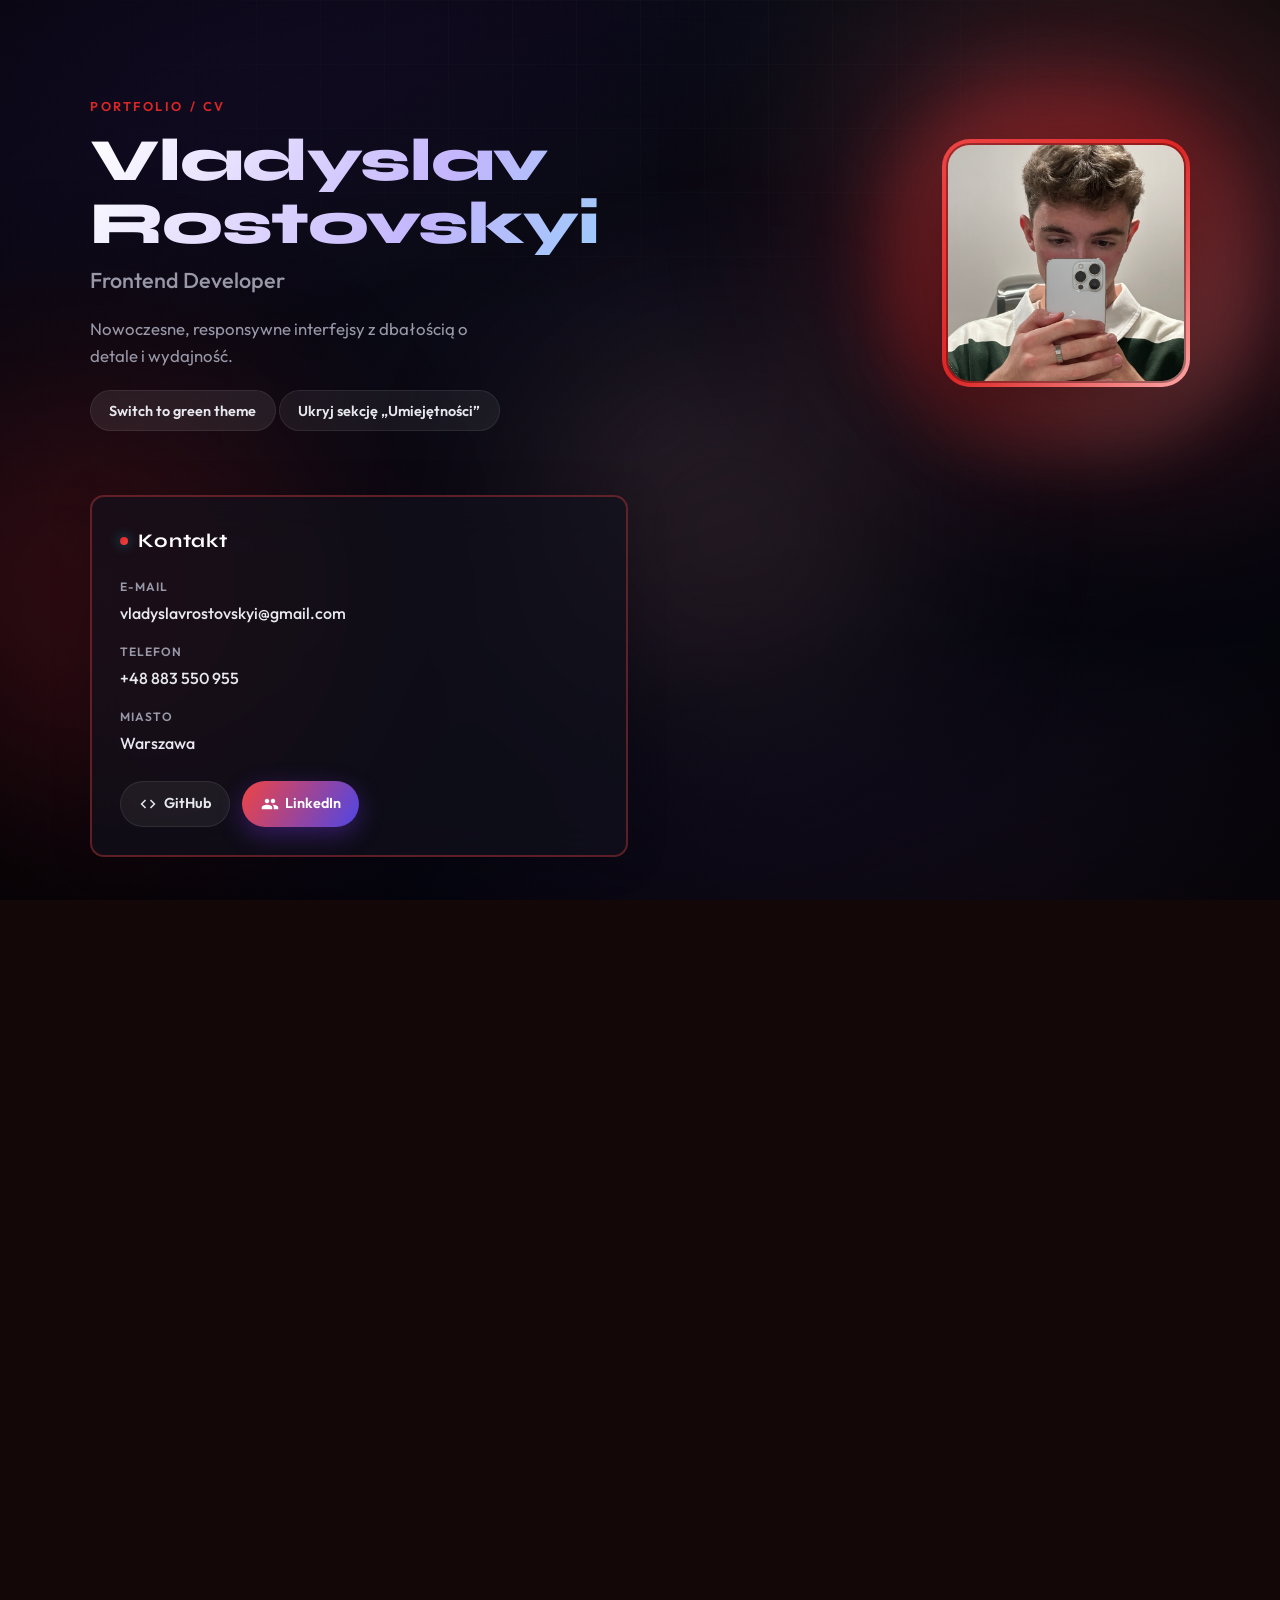
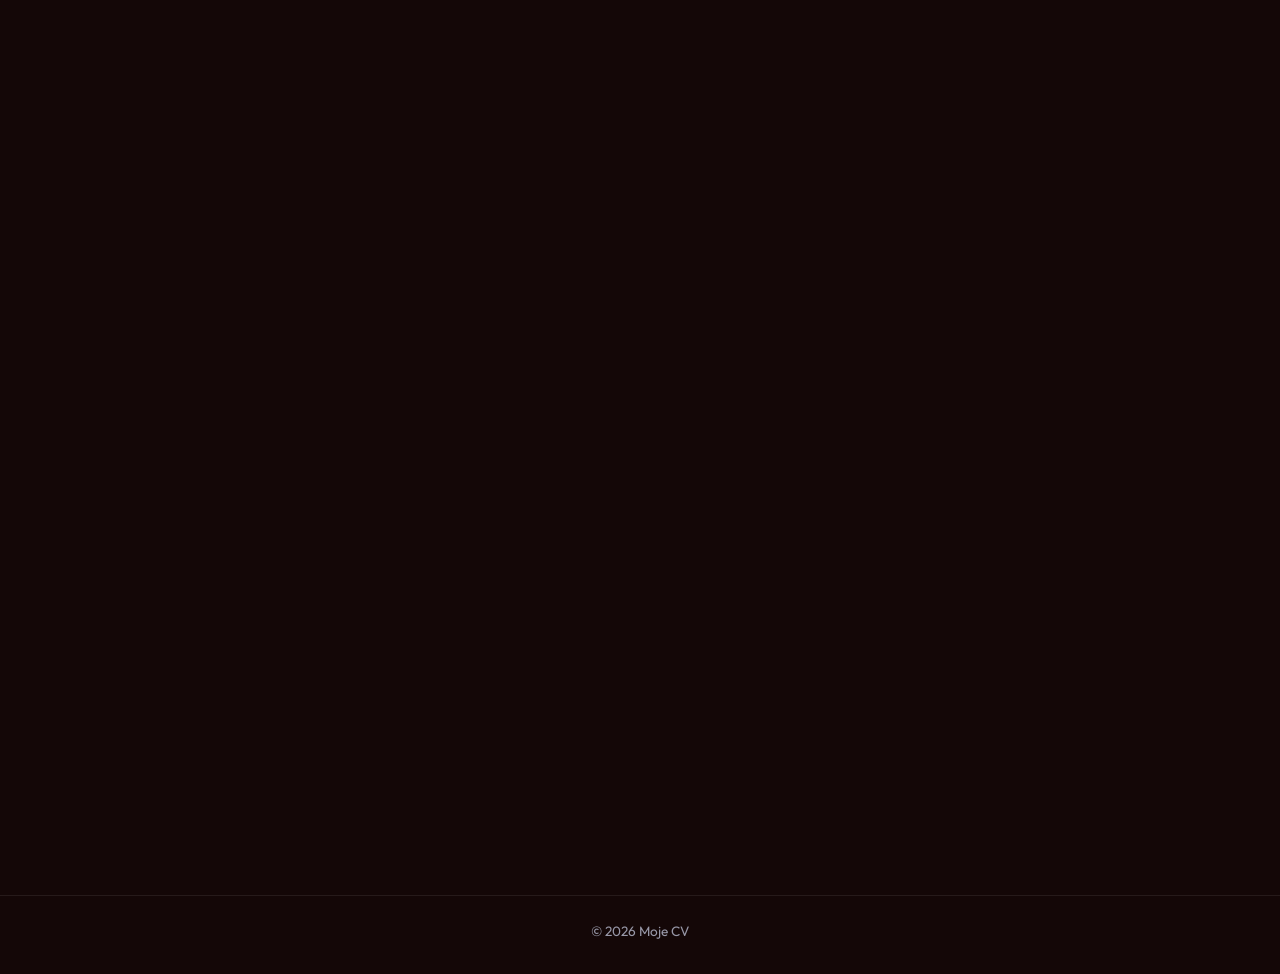
<file: zad2_css/index.html>
<!DOCTYPE html>
<html lang="pl">
<head>
    <meta charset="UTF-8">
    <meta name="viewport" content="width=device-width, initial-scale=1.0">
    <title>Moje CV</title>
    <link rel="preconnect" href="https://fonts.googleapis.com">
    <link rel="preconnect" href="https://fonts.gstatic.com" crossorigin>
    <link href="https://fonts.googleapis.com/css2?family=Outfit:wght@300;400;500;600;700&family=Syne:wght@500;600;700;800&display=swap" rel="stylesheet">
    <link href="https://fonts.googleapis.com/icon?family=Material+Icons" rel="stylesheet">
    <link rel="stylesheet" href="red.css">
</head>
<body>
    <div class="bg-scene" aria-hidden="true">
        <div class="bg-mesh"></div>
        <div class="bg-glow bg-glow--1"></div>
        <div class="bg-glow bg-glow--2"></div>
        <div class="bg-glow bg-glow--3"></div>
        <div class="bg-grid"></div>
        <div class="bg-beam"></div>
        <div class="bg-vignette"></div>
        <div class="bg-noise"></div>
    </div>

    <header class="hero">
        <div class="container hero__inner">
            <div class="hero__text">
                <p class="hero__eyebrow">Portfolio / CV</p>
                <h1 class="hero__title">Vladyslav Rostovskyi</h1>
                <p class="hero__role">Frontend Developer</p>
                <p class="hero__tagline">Nowoczesne, responsywne interfejsy z dbałością o detale i wydajność.</p>
                <button type="button" class="btn btn--theme-toggle" id="themeToggleBtn">Switch to green theme</button>
                <button
                    type="button"
                    class="btn btn--ghost"
                    id="skillsToggleBtn"
                    aria-controls="skillsSection"
                    aria-expanded="true"
                >
                    Ukryj sekcję „Umiejętności”
                </button>
            </div>
            <div class="hero__visual">
                <div class="hero__frame">
                    <img src="deko.jpg" alt="Moje zdjęcie" class="profile-img" width="280" height="280">
                </div>
            </div>
        </div>
    </header>

    <main>
        <div class="container main-grid">
            <section class="card card--contact reveal" id="kontakt">
                <h2 class="section-title"><span class="section-title__icon" aria-hidden="true"></span>Kontakt</h2>
                <ul class="contact-list">
                    <li>
                        <span class="contact-list__label">E-mail</span>
                        <a href="mailto:vladyslavrostovskyi@gmail.com">vladyslavrostovskyi@gmail.com</a>
                    </li>
                    <li>
                        <span class="contact-list__label">Telefon</span>
                        <a href="tel:+48883550955">+48 883 550 955</a>
                    </li>
                    <li>
                        <span class="contact-list__label">Miasto</span>
                        <span>Warszawa</span>
                    </li>
                </ul>
                <div class="social-links">
                    <a href="https://github.com/rostovskiii" target="_blank" rel="noopener noreferrer" class="btn btn--ghost">
                        <i class="material-icons" aria-hidden="true">code</i> GitHub
                    </a>
                    <a href="https://www.linkedin.com/in/vladyslav-rostovskyi-2a80523b9/" target="_blank" rel="noopener noreferrer" class="btn btn--primary">
                        <i class="material-icons" aria-hidden="true">people</i> LinkedIn
                    </a>
                </div>
            </section>

            <section class="card card--wide reveal" id="formularz">
                <h2 class="section-title"><span class="section-title__icon" aria-hidden="true"></span>Formularz kontaktowy</h2>

                <form class="form" id="contactForm" novalidate>
                    <div class="form__grid">
                        <div class="form-field">
                            <label class="form-label" for="firstName">Imię <span aria-hidden="true">*</span></label>
                            <input class="form-input" type="text" id="firstName" name="firstName" autocomplete="given-name" required aria-describedby="error-firstName">
                            <p class="form-error" id="error-firstName" role="status" aria-live="polite"></p>
                        </div>

                        <div class="form-field">
                            <label class="form-label" for="lastName">Nazwisko <span aria-hidden="true">*</span></label>
                            <input class="form-input" type="text" id="lastName" name="lastName" autocomplete="family-name" required aria-describedby="error-lastName">
                            <p class="form-error" id="error-lastName" role="status" aria-live="polite"></p>
                        </div>

                        <div class="form-field form-field--full">
                            <label class="form-label" for="email">E-mail <span aria-hidden="true">*</span></label>
                            <input class="form-input" type="email" id="email" name="email" autocomplete="email" required aria-describedby="error-email">
                            <p class="form-error" id="error-email" role="status" aria-live="polite"></p>
                        </div>

                        <div class="form-field form-field--full">
                            <label class="form-label" for="message">Wiadomość <span aria-hidden="true">*</span></label>
                            <textarea class="form-input form-textarea" id="message" name="message" rows="5" required aria-describedby="error-message"></textarea>
                            <p class="form-error" id="error-message" role="status" aria-live="polite"></p>
                        </div>
                    </div>

                    <div class="form-summary" id="formSummary" role="alert" aria-live="polite" hidden></div>

                    <div class="form-actions">
                        <button class="btn btn--primary" type="submit">
                            <i class="material-icons" aria-hidden="true">send</i> Wyślij
                        </button>
                        <button class="btn btn--ghost" type="reset" id="formResetBtn">
                            <i class="material-icons" aria-hidden="true">refresh</i> Wyczyść
                        </button>
                    </div>
                </form>
            </section>

            <section class="card reveal">
                <h2 class="section-title"><span class="section-title__icon" aria-hidden="true"></span>O mnie</h2>
                <p class="lead">Jestem pasjonatem programowania z doświadczeniem w tworzeniu nowoczesnych i responsywnych stron internetowych.</p>
            </section>

            <section class="card reveal" id="skillsSection">
                <h2 class="section-title"><span class="section-title__icon" aria-hidden="true"></span>Umiejętności</h2>
                <ul class="skill-tags">
                    <li>
                        <a href="https://pl.wikipedia.org/wiki/HTML5" target="_blank" rel="noopener noreferrer">HTML5</a>
                    </li>
                    <li>
                        <a href="https://pl.wikipedia.org/wiki/Kaskadowe_arkusze_styl%C3%B3w" target="_blank" rel="noopener noreferrer">CSS3</a>
                    </li>
                    <li>
                        <a href="https://pl.wikipedia.org/wiki/JavaScript" target="_blank" rel="noopener noreferrer">JavaScript</a>
                    </li>
                    <li>
                        <a href="https://pl.wikipedia.org/wiki/React.js" target="_blank" rel="noopener noreferrer">React</a>
                    </li>
                    <li>
                        <a href="https://pl.wikipedia.org/wiki/Node.js" target="_blank" rel="noopener noreferrer">Node.js</a>
                    </li>
                </ul>
            </section>

            <section class="card card--wide reveal">
                <h2 class="section-title"><span class="section-title__icon" aria-hidden="true"></span>Doświadczenie</h2>
                <ol class="timeline">
                    <li class="timeline__item">
                        <span class="timeline__dot" aria-hidden="true"></span>
                        <div class="timeline__body">
                            <h3>Frontend Developer — projekty freelance / B2B</h3>
                            <p>2023 — obecnie · Tworzenie responsywnych stron i landingów (HTML, CSS, JavaScript, React), wdrażanie formularzy kontaktowych, dopracowanie UI pod Figmę oraz podstawowa optymalizacja wydajności i SEO technicznego.</p>
                        </div>
                    </li>
                    <li class="timeline__item">
                        <span class="timeline__dot" aria-hidden="true"></span>
                        <div class="timeline__body">
                            <h3>Stażysta Frontend — agencja interaktywna, Warszawa</h3>
                            <p>2022 · Wsparcie zespołu przy wdrożeniach szablonów, poprawki stylów i komponentów w JavaScript, testy wyświetlania na różnych urządzeniach oraz pierwsze zadania przy prostych widokach w React.</p>
                        </div>
                    </li>
                </ol>
            </section>

            <section class="card reveal">
                <h2 class="section-title"><span class="section-title__icon" aria-hidden="true"></span>Edukacja</h2>
                <p>Ukończyłem Vistula University na kierunku IT.</p>
            </section>

            <section class="card card--wide reveal">
                <h2 class="section-title"><span class="section-title__icon" aria-hidden="true"></span>Projekty</h2>
                <div class="project-grid">
                    <article class="project-card">
                        <h3>Panel analityczny — React</h3>
                        <p>Dashboard z wykresami (np. sprzedaż / statystyki), filtrowaniem zakresu dat i tabelą podsumowań. Stan w React Hooks, responsywny layout i czytelna nawigacja między widokami.</p>
                    </article>
                    <article class="project-card">
                        <h3>REST API + klient webowy — Node.js</h3>
                        <p>Serwer w Express z endpointami CRUD, walidacją danych i prostą autoryzacją (JWT). Frontend łączy się z API i umożliwia przeglądanie oraz edycję rekordów w jednej aplikacji.</p>
                    </article>
                </div>
            </section>
        </div>
    </main>

    <footer class="site-footer">
        <div class="container">
            <p>© 2026 Moje CV</p>
        </div>
    </footer>
    <script src="script.js"></script>
</body>
</html>
</file>
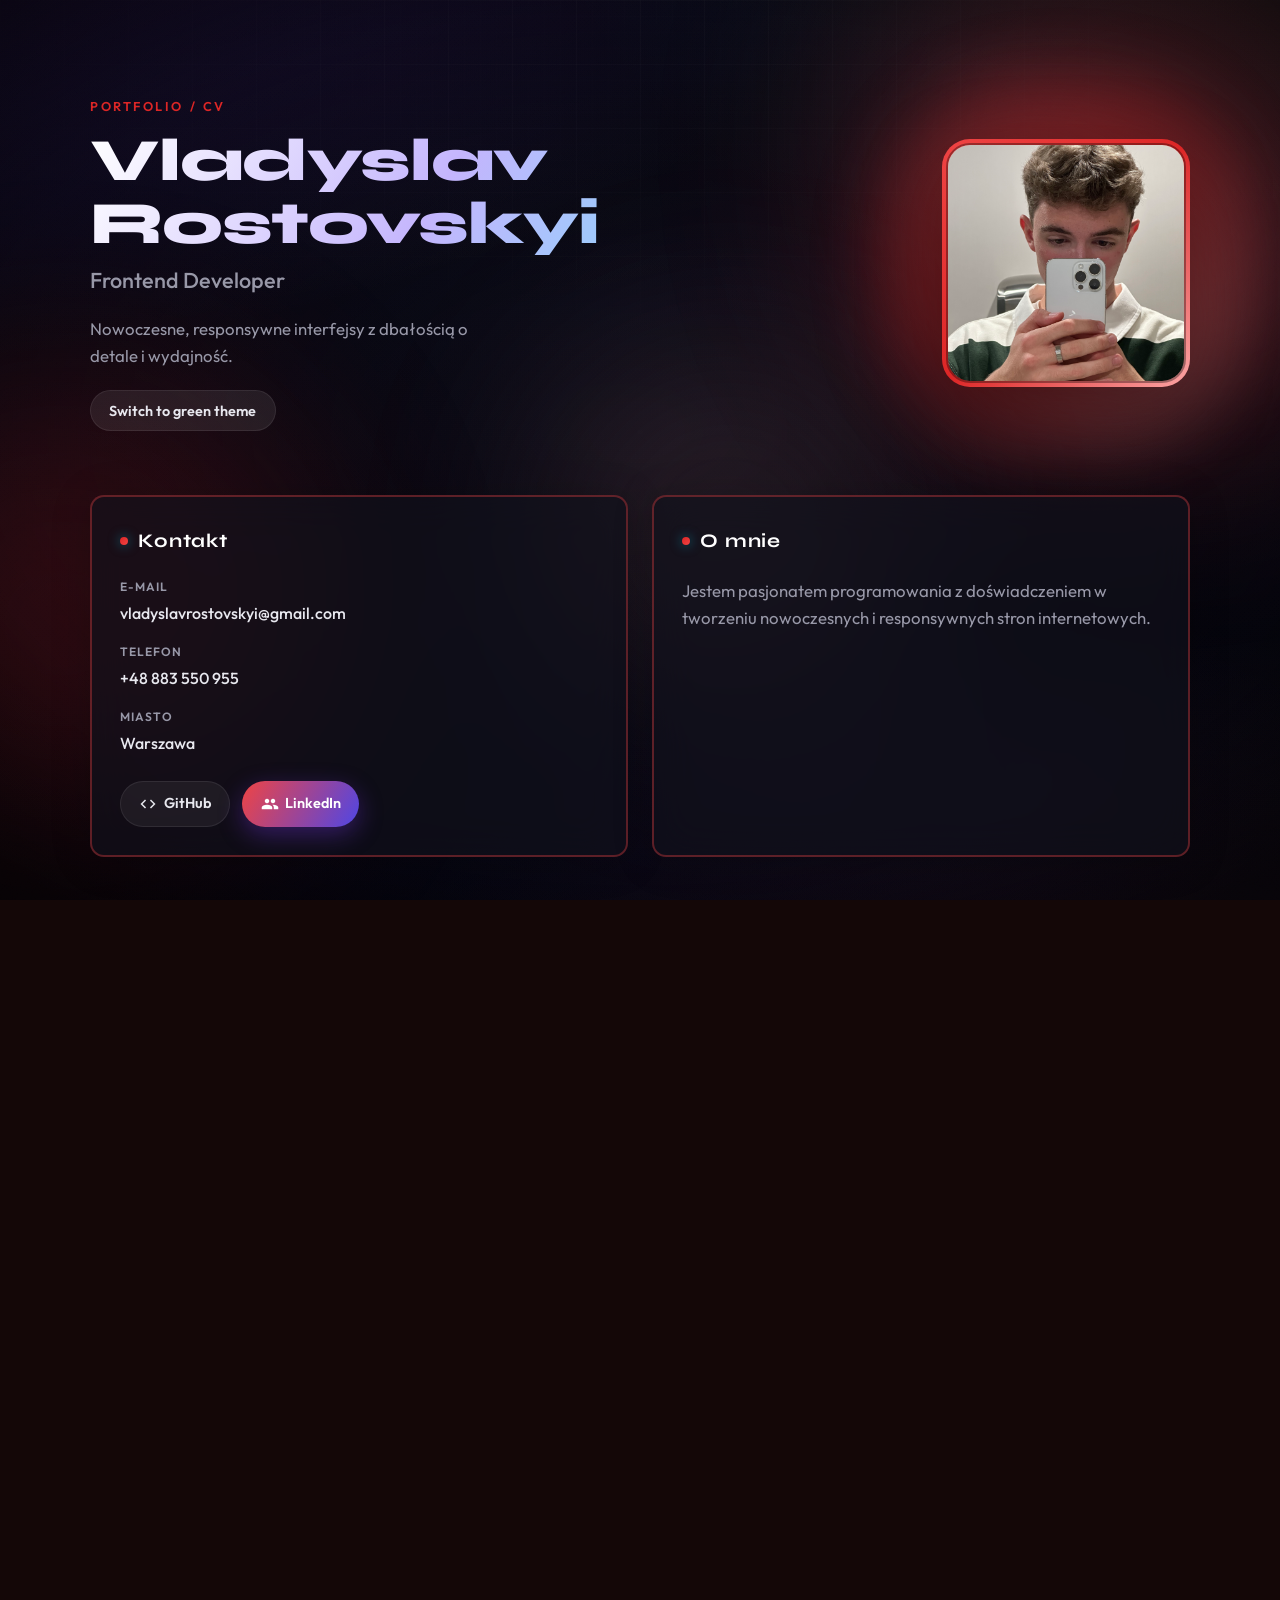
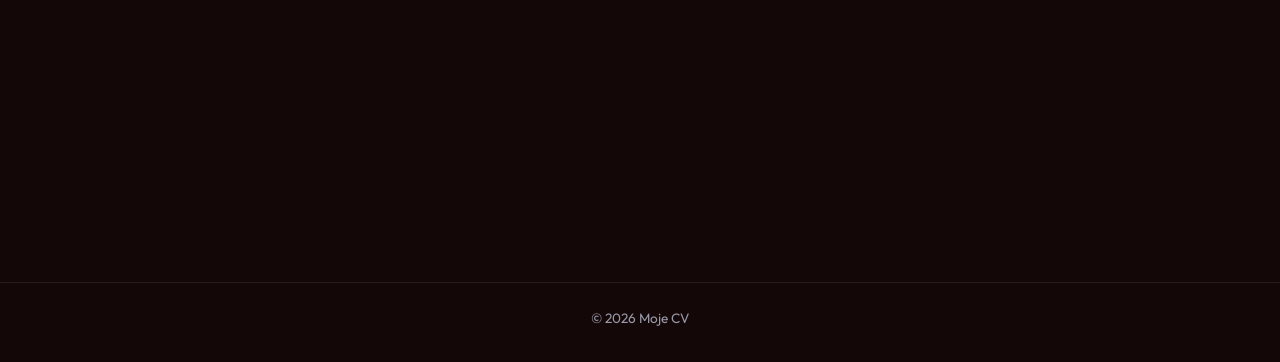
<file: zad3_css/index.html>
<!DOCTYPE html>
<html lang="pl">
<head>
    <meta charset="UTF-8">
    <meta name="viewport" content="width=device-width, initial-scale=1.0">
    <title>Moje CV</title>
    <link rel="preconnect" href="https://fonts.googleapis.com">
    <link rel="preconnect" href="https://fonts.gstatic.com" crossorigin>
    <link href="https://fonts.googleapis.com/css2?family=Outfit:wght@300;400;500;600;700&family=Syne:wght@500;600;700;800&display=swap" rel="stylesheet">
    <link href="https://fonts.googleapis.com/icon?family=Material+Icons" rel="stylesheet">
    <link rel="stylesheet" href="red.css">
</head>
<body>
    <div class="bg-scene" aria-hidden="true">
        <div class="bg-mesh"></div>
        <div class="bg-glow bg-glow--1"></div>
        <div class="bg-glow bg-glow--2"></div>
        <div class="bg-glow bg-glow--3"></div>
        <div class="bg-grid"></div>
        <div class="bg-beam"></div>
        <div class="bg-vignette"></div>
        <div class="bg-noise"></div>
    </div>

    <header class="hero">
        <div class="container hero__inner">
            <div class="hero__text">
                <p class="hero__eyebrow">Portfolio / CV</p>
                <h1 class="hero__title">Vladyslav Rostovskyi</h1>
                <p class="hero__role">Frontend Developer</p>
                <p class="hero__tagline">Nowoczesne, responsywne interfejsy z dbałością o detale i wydajność.</p>
                <button type="button" class="btn btn--theme-toggle" id="themeToggleBtn">Switch to green theme</button>
            </div>
            <div class="hero__visual">
                <div class="hero__frame">
                    <img src="deko.jpg" alt="Moje zdjęcie" class="profile-img" width="280" height="280">
                </div>
            </div>
        </div>
    </header>

    <main>
        <div class="container main-grid">
            <section class="card card--contact reveal" id="kontakt">
                <h2 class="section-title"><span class="section-title__icon" aria-hidden="true"></span>Kontakt</h2>
                <ul class="contact-list">
                    <li>
                        <span class="contact-list__label">E-mail</span>
                        <a href="mailto:vladyslavrostovskyi@gmail.com">vladyslavrostovskyi@gmail.com</a>
                    </li>
                    <li>
                        <span class="contact-list__label">Telefon</span>
                        <a href="tel:+48883550955">+48 883 550 955</a>
                    </li>
                    <li>
                        <span class="contact-list__label">Miasto</span>
                        <span>Warszawa</span>
                    </li>
                </ul>
                <div class="social-links">
                    <a href="https://github.com/rostovskiii" target="_blank" rel="noopener noreferrer" class="btn btn--ghost">
                        <i class="material-icons" aria-hidden="true">code</i> GitHub
                    </a>
                    <a href="https://www.linkedin.com/in/vladyslav-rostovskyi-2a80523b9/" target="_blank" rel="noopener noreferrer" class="btn btn--primary">
                        <i class="material-icons" aria-hidden="true">people</i> LinkedIn
                    </a>
                </div>
            </section>

            <section class="card reveal">
                <h2 class="section-title"><span class="section-title__icon" aria-hidden="true"></span>O mnie</h2>
                <p class="lead">Jestem pasjonatem programowania z doświadczeniem w tworzeniu nowoczesnych i responsywnych stron internetowych.</p>
            </section>

            <section class="card reveal">
                <h2 class="section-title"><span class="section-title__icon" aria-hidden="true"></span>Umiejętności</h2>
                <ul class="skill-tags">
                    <li>
                        <a href="https://pl.wikipedia.org/wiki/HTML5" target="_blank" rel="noopener noreferrer">HTML5</a>
                    </li>
                    <li>
                        <a href="https://pl.wikipedia.org/wiki/Kaskadowe_arkusze_styl%C3%B3w" target="_blank" rel="noopener noreferrer">CSS3</a>
                    </li>
                    <li>
                        <a href="https://pl.wikipedia.org/wiki/JavaScript" target="_blank" rel="noopener noreferrer">JavaScript</a>
                    </li>
                    <li>
                        <a href="https://pl.wikipedia.org/wiki/React.js" target="_blank" rel="noopener noreferrer">React</a>
                    </li>
                    <li>
                        <a href="https://pl.wikipedia.org/wiki/Node.js" target="_blank" rel="noopener noreferrer">Node.js</a>
                    </li>
                </ul>
            </section>

            <section class="card card--wide reveal">
                <h2 class="section-title"><span class="section-title__icon" aria-hidden="true"></span>Doświadczenie</h2>
                <ol class="timeline">
                    <li class="timeline__item">
                        <span class="timeline__dot" aria-hidden="true"></span>
                        <div class="timeline__body">
                            <h3>Frontend Developer — projekty freelance / B2B</h3>
                            <p>2023 — obecnie · Tworzenie responsywnych stron i landingów (HTML, CSS, JavaScript, React), wdrażanie formularzy kontaktowych, dopracowanie UI pod Figmę oraz podstawowa optymalizacja wydajności i SEO technicznego.</p>
                        </div>
                    </li>
                    <li class="timeline__item">
                        <span class="timeline__dot" aria-hidden="true"></span>
                        <div class="timeline__body">
                            <h3>Stażysta Frontend — agencja interaktywna, Warszawa</h3>
                            <p>2022 · Wsparcie zespołu przy wdrożeniach szablonów, poprawki stylów i komponentów w JavaScript, testy wyświetlania na różnych urządzeniach oraz pierwsze zadania przy prostych widokach w React.</p>
                        </div>
                    </li>
                </ol>
            </section>

            <section class="card reveal">
                <h2 class="section-title"><span class="section-title__icon" aria-hidden="true"></span>Edukacja</h2>
                <p>Ukończyłem Vistula University na kierunku IT.</p>
            </section>

            <section class="card card--wide reveal">
                <h2 class="section-title"><span class="section-title__icon" aria-hidden="true"></span>Projekty</h2>
                <div class="project-grid">
                    <article class="project-card">
                        <h3>Panel analityczny — React</h3>
                        <p>Dashboard z wykresami (np. sprzedaż / statystyki), filtrowaniem zakresu dat i tabelą podsumowań. Stan w React Hooks, responsywny layout i czytelna nawigacja między widokami.</p>
                    </article>
                    <article class="project-card">
                        <h3>REST API + klient webowy — Node.js</h3>
                        <p>Serwer w Express z endpointami CRUD, walidacją danych i prostą autoryzacją (JWT). Frontend łączy się z API i umożliwia przeglądanie oraz edycję rekordów w jednej aplikacji.</p>
                    </article>
                </div>
            </section>
        </div>
    </main>

    <footer class="site-footer">
        <div class="container">
            <p>© 2026 Moje CV</p>
        </div>
    </footer>
    <script src="script.js"></script>
</body>
</html>
</file>
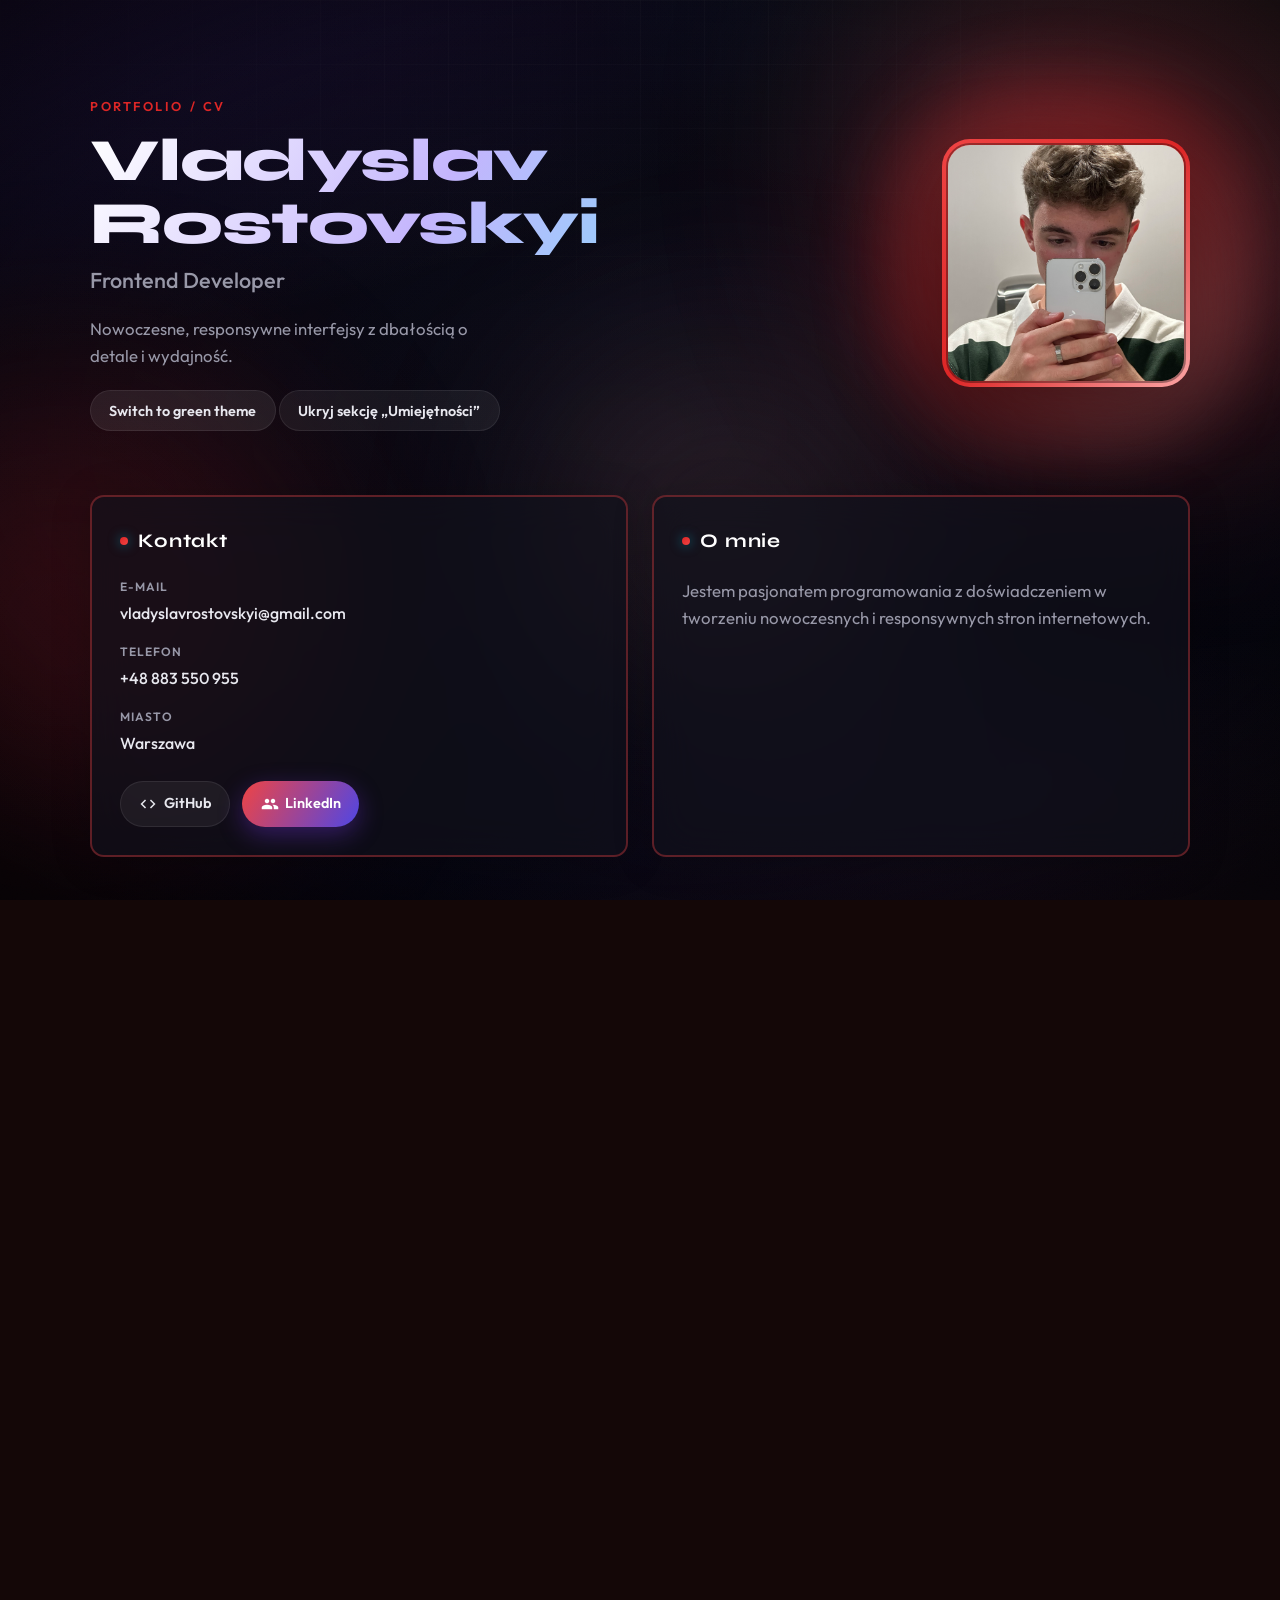
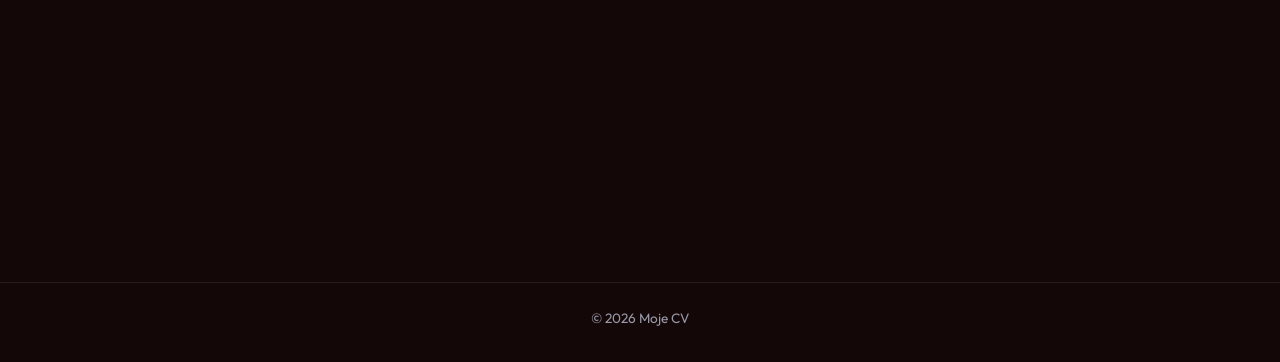
<file: zad4_css/index.html>
<!DOCTYPE html>
<html lang="pl">
<head>
    <meta charset="UTF-8">
    <meta name="viewport" content="width=device-width, initial-scale=1.0">
    <title>Moje CV</title>
    <link rel="preconnect" href="https://fonts.googleapis.com">
    <link rel="preconnect" href="https://fonts.gstatic.com" crossorigin>
    <link href="https://fonts.googleapis.com/css2?family=Outfit:wght@300;400;500;600;700&family=Syne:wght@500;600;700;800&display=swap" rel="stylesheet">
    <link href="https://fonts.googleapis.com/icon?family=Material+Icons" rel="stylesheet">
    <link rel="stylesheet" href="red.css">
</head>
<body>
    <div class="bg-scene" aria-hidden="true">
        <div class="bg-mesh"></div>
        <div class="bg-glow bg-glow--1"></div>
        <div class="bg-glow bg-glow--2"></div>
        <div class="bg-glow bg-glow--3"></div>
        <div class="bg-grid"></div>
        <div class="bg-beam"></div>
        <div class="bg-vignette"></div>
        <div class="bg-noise"></div>
    </div>

    <header class="hero">
        <div class="container hero__inner">
            <div class="hero__text">
                <p class="hero__eyebrow">Portfolio / CV</p>
                <h1 class="hero__title">Vladyslav Rostovskyi</h1>
                <p class="hero__role">Frontend Developer</p>
                <p class="hero__tagline">Nowoczesne, responsywne interfejsy z dbałością o detale i wydajność.</p>
                <button type="button" class="btn btn--theme-toggle" id="themeToggleBtn">Switch to green theme</button>
                <button
                    type="button"
                    class="btn btn--ghost"
                    id="skillsToggleBtn"
                    aria-controls="skillsSection"
                    aria-expanded="true"
                >
                    Ukryj sekcję „Umiejętności”
                </button>
            </div>
            <div class="hero__visual">
                <div class="hero__frame">
                    <img src="deko.jpg" alt="Moje zdjęcie" class="profile-img" width="280" height="280">
                </div>
            </div>
        </div>
    </header>

    <main>
        <div class="container main-grid">
            <section class="card card--contact reveal" id="kontakt">
                <h2 class="section-title"><span class="section-title__icon" aria-hidden="true"></span>Kontakt</h2>
                <ul class="contact-list">
                    <li>
                        <span class="contact-list__label">E-mail</span>
                        <a href="mailto:vladyslavrostovskyi@gmail.com">vladyslavrostovskyi@gmail.com</a>
                    </li>
                    <li>
                        <span class="contact-list__label">Telefon</span>
                        <a href="tel:+48883550955">+48 883 550 955</a>
                    </li>
                    <li>
                        <span class="contact-list__label">Miasto</span>
                        <span>Warszawa</span>
                    </li>
                </ul>
                <div class="social-links">
                    <a href="https://github.com/rostovskiii" target="_blank" rel="noopener noreferrer" class="btn btn--ghost">
                        <i class="material-icons" aria-hidden="true">code</i> GitHub
                    </a>
                    <a href="https://www.linkedin.com/in/vladyslav-rostovskyi-2a80523b9/" target="_blank" rel="noopener noreferrer" class="btn btn--primary">
                        <i class="material-icons" aria-hidden="true">people</i> LinkedIn
                    </a>
                </div>
            </section>

            <section class="card reveal">
                <h2 class="section-title"><span class="section-title__icon" aria-hidden="true"></span>O mnie</h2>
                <p class="lead">Jestem pasjonatem programowania z doświadczeniem w tworzeniu nowoczesnych i responsywnych stron internetowych.</p>
            </section>

            <section class="card reveal" id="skillsSection">
                <h2 class="section-title"><span class="section-title__icon" aria-hidden="true"></span>Umiejętności</h2>
                <ul class="skill-tags">
                    <li>
                        <a href="https://pl.wikipedia.org/wiki/HTML5" target="_blank" rel="noopener noreferrer">HTML5</a>
                    </li>
                    <li>
                        <a href="https://pl.wikipedia.org/wiki/Kaskadowe_arkusze_styl%C3%B3w" target="_blank" rel="noopener noreferrer">CSS3</a>
                    </li>
                    <li>
                        <a href="https://pl.wikipedia.org/wiki/JavaScript" target="_blank" rel="noopener noreferrer">JavaScript</a>
                    </li>
                    <li>
                        <a href="https://pl.wikipedia.org/wiki/React.js" target="_blank" rel="noopener noreferrer">React</a>
                    </li>
                    <li>
                        <a href="https://pl.wikipedia.org/wiki/Node.js" target="_blank" rel="noopener noreferrer">Node.js</a>
                    </li>
                </ul>
            </section>

            <section class="card card--wide reveal">
                <h2 class="section-title"><span class="section-title__icon" aria-hidden="true"></span>Doświadczenie</h2>
                <ol class="timeline">
                    <li class="timeline__item">
                        <span class="timeline__dot" aria-hidden="true"></span>
                        <div class="timeline__body">
                            <h3>Frontend Developer — projekty freelance / B2B</h3>
                            <p>2023 — obecnie · Tworzenie responsywnych stron i landingów (HTML, CSS, JavaScript, React), wdrażanie formularzy kontaktowych, dopracowanie UI pod Figmę oraz podstawowa optymalizacja wydajności i SEO technicznego.</p>
                        </div>
                    </li>
                    <li class="timeline__item">
                        <span class="timeline__dot" aria-hidden="true"></span>
                        <div class="timeline__body">
                            <h3>Stażysta Frontend — agencja interaktywna, Warszawa</h3>
                            <p>2022 · Wsparcie zespołu przy wdrożeniach szablonów, poprawki stylów i komponentów w JavaScript, testy wyświetlania na różnych urządzeniach oraz pierwsze zadania przy prostych widokach w React.</p>
                        </div>
                    </li>
                </ol>
            </section>

            <section class="card reveal">
                <h2 class="section-title"><span class="section-title__icon" aria-hidden="true"></span>Edukacja</h2>
                <p>Ukończyłem Vistula University na kierunku IT.</p>
            </section>

            <section class="card card--wide reveal">
                <h2 class="section-title"><span class="section-title__icon" aria-hidden="true"></span>Projekty</h2>
                <div class="project-grid">
                    <article class="project-card">
                        <h3>Panel analityczny — React</h3>
                        <p>Dashboard z wykresami (np. sprzedaż / statystyki), filtrowaniem zakresu dat i tabelą podsumowań. Stan w React Hooks, responsywny layout i czytelna nawigacja między widokami.</p>
                    </article>
                    <article class="project-card">
                        <h3>REST API + klient webowy — Node.js</h3>
                        <p>Serwer w Express z endpointami CRUD, walidacją danych i prostą autoryzacją (JWT). Frontend łączy się z API i umożliwia przeglądanie oraz edycję rekordów w jednej aplikacji.</p>
                    </article>
                </div>
            </section>
        </div>
    </main>

    <footer class="site-footer">
        <div class="container">
            <p>© 2026 Moje CV</p>
        </div>
    </footer>
    <script src="script.js"></script>
</body>
</html>
</file>
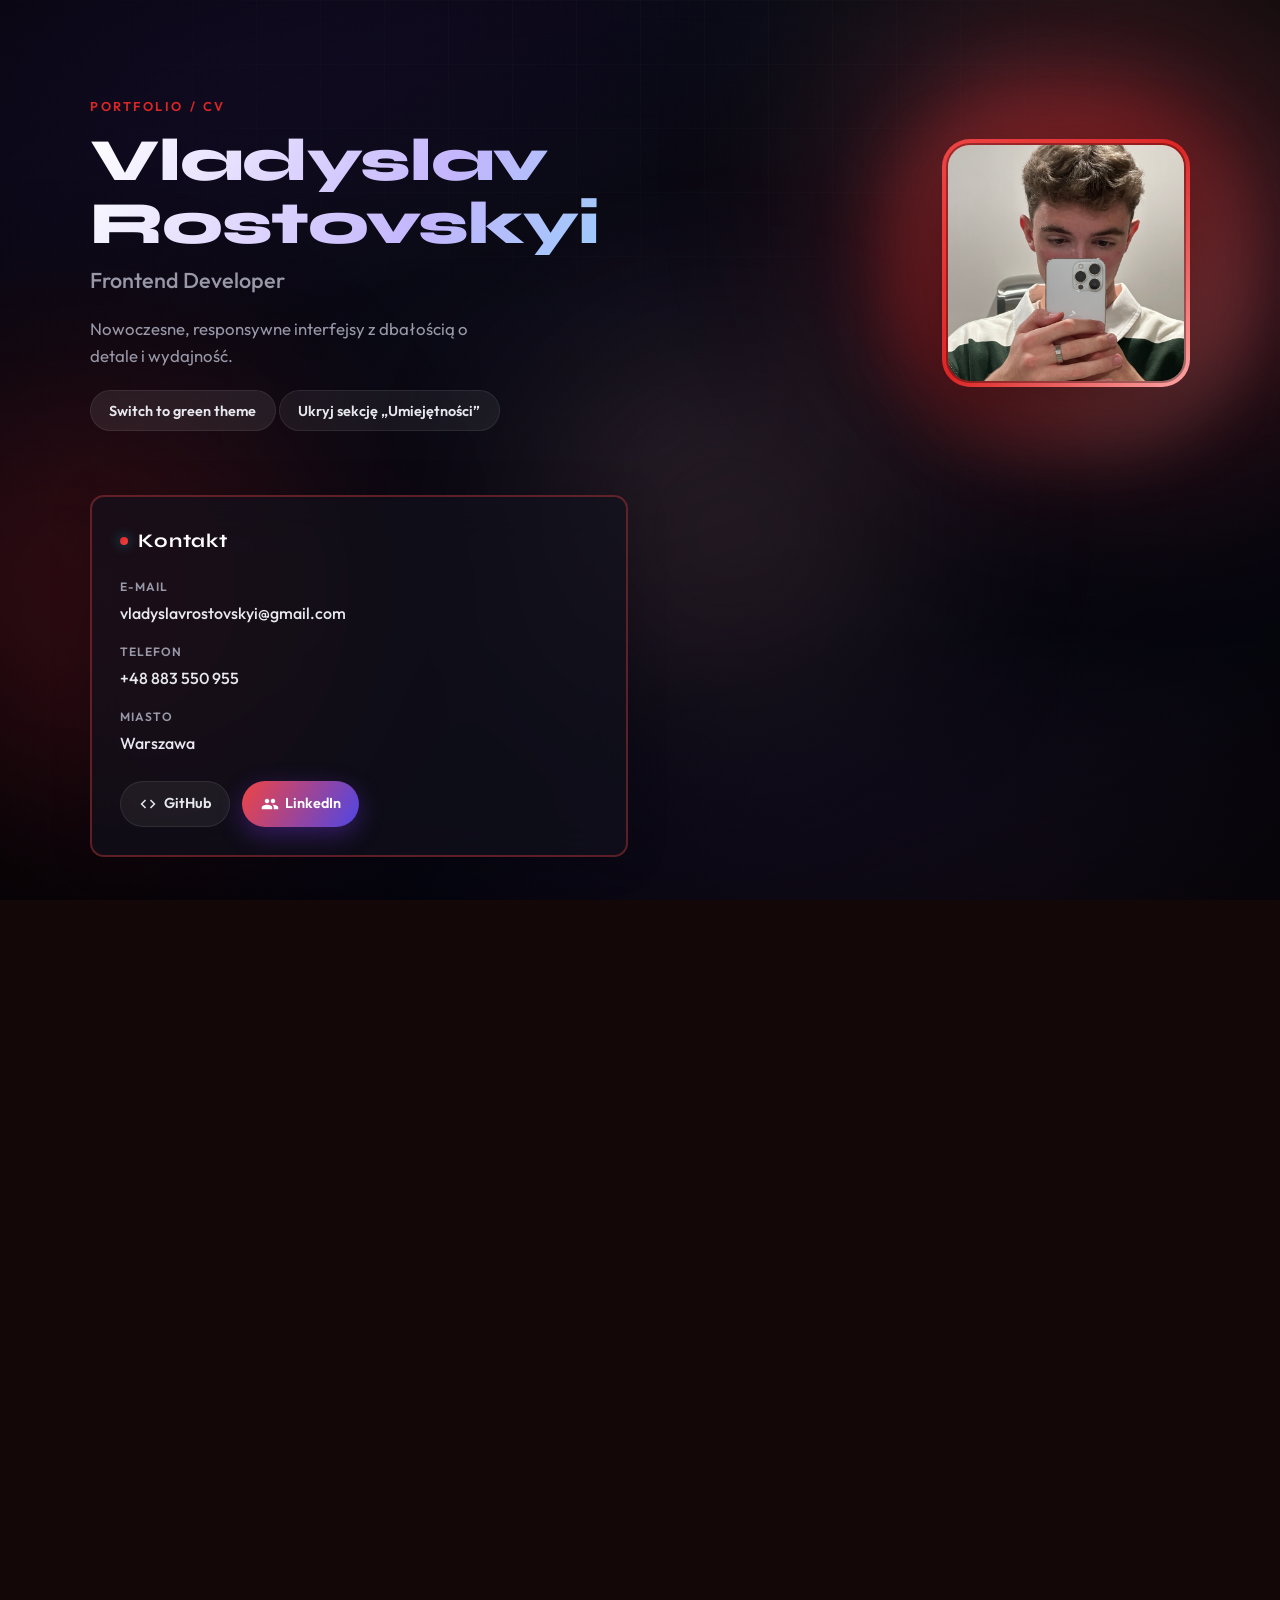
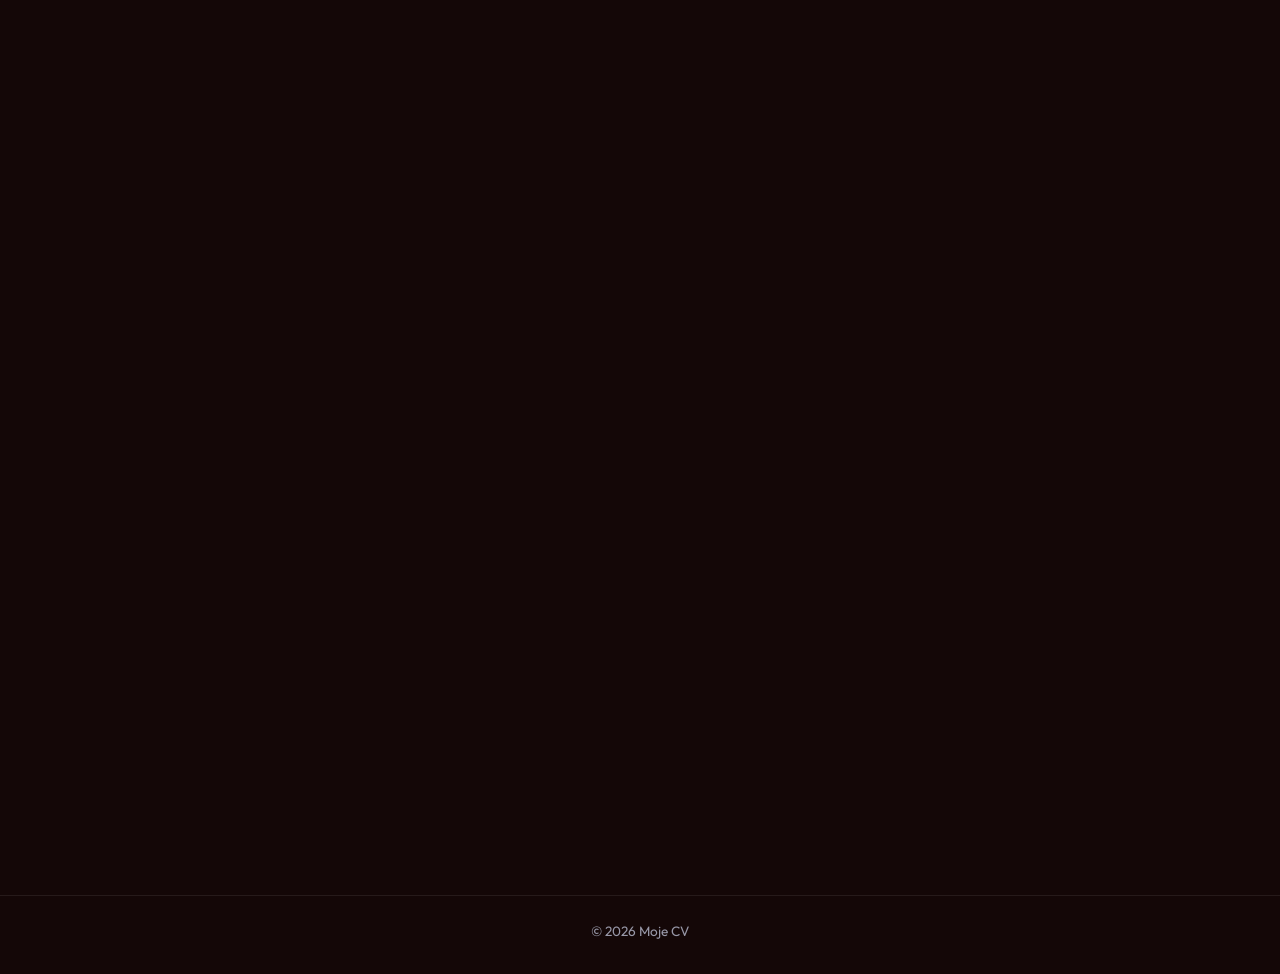
<file: zad6_css/index.html>
<!DOCTYPE html>
<html lang="pl">
<head>
    <meta charset="UTF-8">
    <meta name="viewport" content="width=device-width, initial-scale=1.0">
    <title>Moje CV</title>
    <link rel="preconnect" href="https://fonts.googleapis.com">
    <link rel="preconnect" href="https://fonts.gstatic.com" crossorigin>
    <link href="https://fonts.googleapis.com/css2?family=Outfit:wght@300;400;500;600;700&family=Syne:wght@500;600;700;800&display=swap" rel="stylesheet">
    <link href="https://fonts.googleapis.com/icon?family=Material+Icons" rel="stylesheet">
    <link rel="stylesheet" href="red.css">
</head>
<body>
    <div class="bg-scene" aria-hidden="true">
        <div class="bg-mesh"></div>
        <div class="bg-glow bg-glow--1"></div>
        <div class="bg-glow bg-glow--2"></div>
        <div class="bg-glow bg-glow--3"></div>
        <div class="bg-grid"></div>
        <div class="bg-beam"></div>
        <div class="bg-vignette"></div>
        <div class="bg-noise"></div>
    </div>

    <header class="hero">
        <div class="container hero__inner">
            <div class="hero__text">
                <p class="hero__eyebrow">Portfolio / CV</p>
                <h1 class="hero__title">Vladyslav Rostovskyi</h1>
                <p class="hero__role">Frontend Developer</p>
                <p class="hero__tagline">Nowoczesne, responsywne interfejsy z dbałością o detale i wydajność.</p>
                <button type="button" class="btn btn--theme-toggle" id="themeToggleBtn">Switch to green theme</button>
                <button
                    type="button"
                    class="btn btn--ghost"
                    id="skillsToggleBtn"
                    aria-controls="skillsSection"
                    aria-expanded="true"
                >
                    Ukryj sekcję „Umiejętności”
                </button>
            </div>
            <div class="hero__visual">
                <div class="hero__frame">
                    <img src="deko.jpg" alt="Moje zdjęcie" class="profile-img" width="280" height="280">
                </div>
            </div>
        </div>
    </header>

    <main>
        <div class="container main-grid">
            <section class="card card--contact reveal" id="kontakt">
                <h2 class="section-title"><span class="section-title__icon" aria-hidden="true"></span>Kontakt</h2>
                <ul class="contact-list">
                    <li>
                        <span class="contact-list__label">E-mail</span>
                        <a href="mailto:vladyslavrostovskyi@gmail.com">vladyslavrostovskyi@gmail.com</a>
                    </li>
                    <li>
                        <span class="contact-list__label">Telefon</span>
                        <a href="tel:+48883550955">+48 883 550 955</a>
                    </li>
                    <li>
                        <span class="contact-list__label">Miasto</span>
                        <span>Warszawa</span>
                    </li>
                </ul>
                <div class="social-links">
                    <a href="https://github.com/rostovskiii" target="_blank" rel="noopener noreferrer" class="btn btn--ghost">
                        <i class="material-icons" aria-hidden="true">code</i> GitHub
                    </a>
                    <a href="https://www.linkedin.com/in/vladyslav-rostovskyi-2a80523b9/" target="_blank" rel="noopener noreferrer" class="btn btn--primary">
                        <i class="material-icons" aria-hidden="true">people</i> LinkedIn
                    </a>
                </div>
            </section>

            <section class="card card--wide reveal" id="formularz">
                <h2 class="section-title"><span class="section-title__icon" aria-hidden="true"></span>Formularz kontaktowy</h2>

                <form class="form" id="contactForm" novalidate>
                    <div class="form__grid">
                        <div class="form-field">
                            <label class="form-label" for="firstName">Imię <span aria-hidden="true">*</span></label>
                            <input class="form-input" type="text" id="firstName" name="firstName" autocomplete="given-name" required aria-describedby="error-firstName">
                            <p class="form-error" id="error-firstName" role="status" aria-live="polite"></p>
                        </div>

                        <div class="form-field">
                            <label class="form-label" for="lastName">Nazwisko <span aria-hidden="true">*</span></label>
                            <input class="form-input" type="text" id="lastName" name="lastName" autocomplete="family-name" required aria-describedby="error-lastName">
                            <p class="form-error" id="error-lastName" role="status" aria-live="polite"></p>
                        </div>

                        <div class="form-field form-field--full">
                            <label class="form-label" for="email">E-mail <span aria-hidden="true">*</span></label>
                            <input class="form-input" type="email" id="email" name="email" autocomplete="email" required aria-describedby="error-email">
                            <p class="form-error" id="error-email" role="status" aria-live="polite"></p>
                        </div>

                        <div class="form-field form-field--full">
                            <label class="form-label" for="message">Wiadomość <span aria-hidden="true">*</span></label>
                            <textarea class="form-input form-textarea" id="message" name="message" rows="5" required aria-describedby="error-message"></textarea>
                            <p class="form-error" id="error-message" role="status" aria-live="polite"></p>
                        </div>
                    </div>

                    <div class="form-summary" id="formSummary" role="alert" aria-live="polite" hidden></div>

                    <div class="form-actions">
                        <button class="btn btn--primary" type="submit">
                            <i class="material-icons" aria-hidden="true">send</i> Wyślij
                        </button>
                        <button class="btn btn--ghost" type="reset" id="formResetBtn">
                            <i class="material-icons" aria-hidden="true">refresh</i> Wyczyść
                        </button>
                    </div>
                </form>
            </section>

            <section class="card reveal">
                <h2 class="section-title"><span class="section-title__icon" aria-hidden="true"></span>O mnie</h2>
                <p class="lead">Jestem pasjonatem programowania z doświadczeniem w tworzeniu nowoczesnych i responsywnych stron internetowych.</p>
            </section>

            <section class="card reveal" id="skillsSection">
                <h2 class="section-title"><span class="section-title__icon" aria-hidden="true"></span>Umiejętności</h2>
                <ul class="skill-tags" id="skillsList"></ul>
            </section>

            <section class="card card--wide reveal">
                <h2 class="section-title"><span class="section-title__icon" aria-hidden="true"></span>Doświadczenie</h2>
                <ol class="timeline">
                    <li class="timeline__item">
                        <span class="timeline__dot" aria-hidden="true"></span>
                        <div class="timeline__body">
                            <h3>Frontend Developer — projekty freelance / B2B</h3>
                            <p>2023 — obecnie · Tworzenie responsywnych stron i landingów (HTML, CSS, JavaScript, React), wdrażanie formularzy kontaktowych, dopracowanie UI pod Figmę oraz podstawowa optymalizacja wydajności i SEO technicznego.</p>
                        </div>
                    </li>
                    <li class="timeline__item">
                        <span class="timeline__dot" aria-hidden="true"></span>
                        <div class="timeline__body">
                            <h3>Stażysta Frontend — agencja interaktywna, Warszawa</h3>
                            <p>2022 · Wsparcie zespołu przy wdrożeniach szablonów, poprawki stylów i komponentów w JavaScript, testy wyświetlania na różnych urządzeniach oraz pierwsze zadania przy prostych widokach w React.</p>
                        </div>
                    </li>
                </ol>
            </section>

            <section class="card reveal">
                <h2 class="section-title"><span class="section-title__icon" aria-hidden="true"></span>Edukacja</h2>
                <p>Ukończyłem Vistula University na kierunku IT.</p>
            </section>

            <section class="card card--wide reveal">
                <h2 class="section-title"><span class="section-title__icon" aria-hidden="true"></span>Projekty</h2>
                <div class="project-grid" id="projectsList"></div>
            </section>
        </div>
    </main>

    <footer class="site-footer">
        <div class="container">
            <p>© 2026 Moje CV</p>
        </div>
    </footer>
    <script src="script.js"></script>
</body>
</html>
</file>
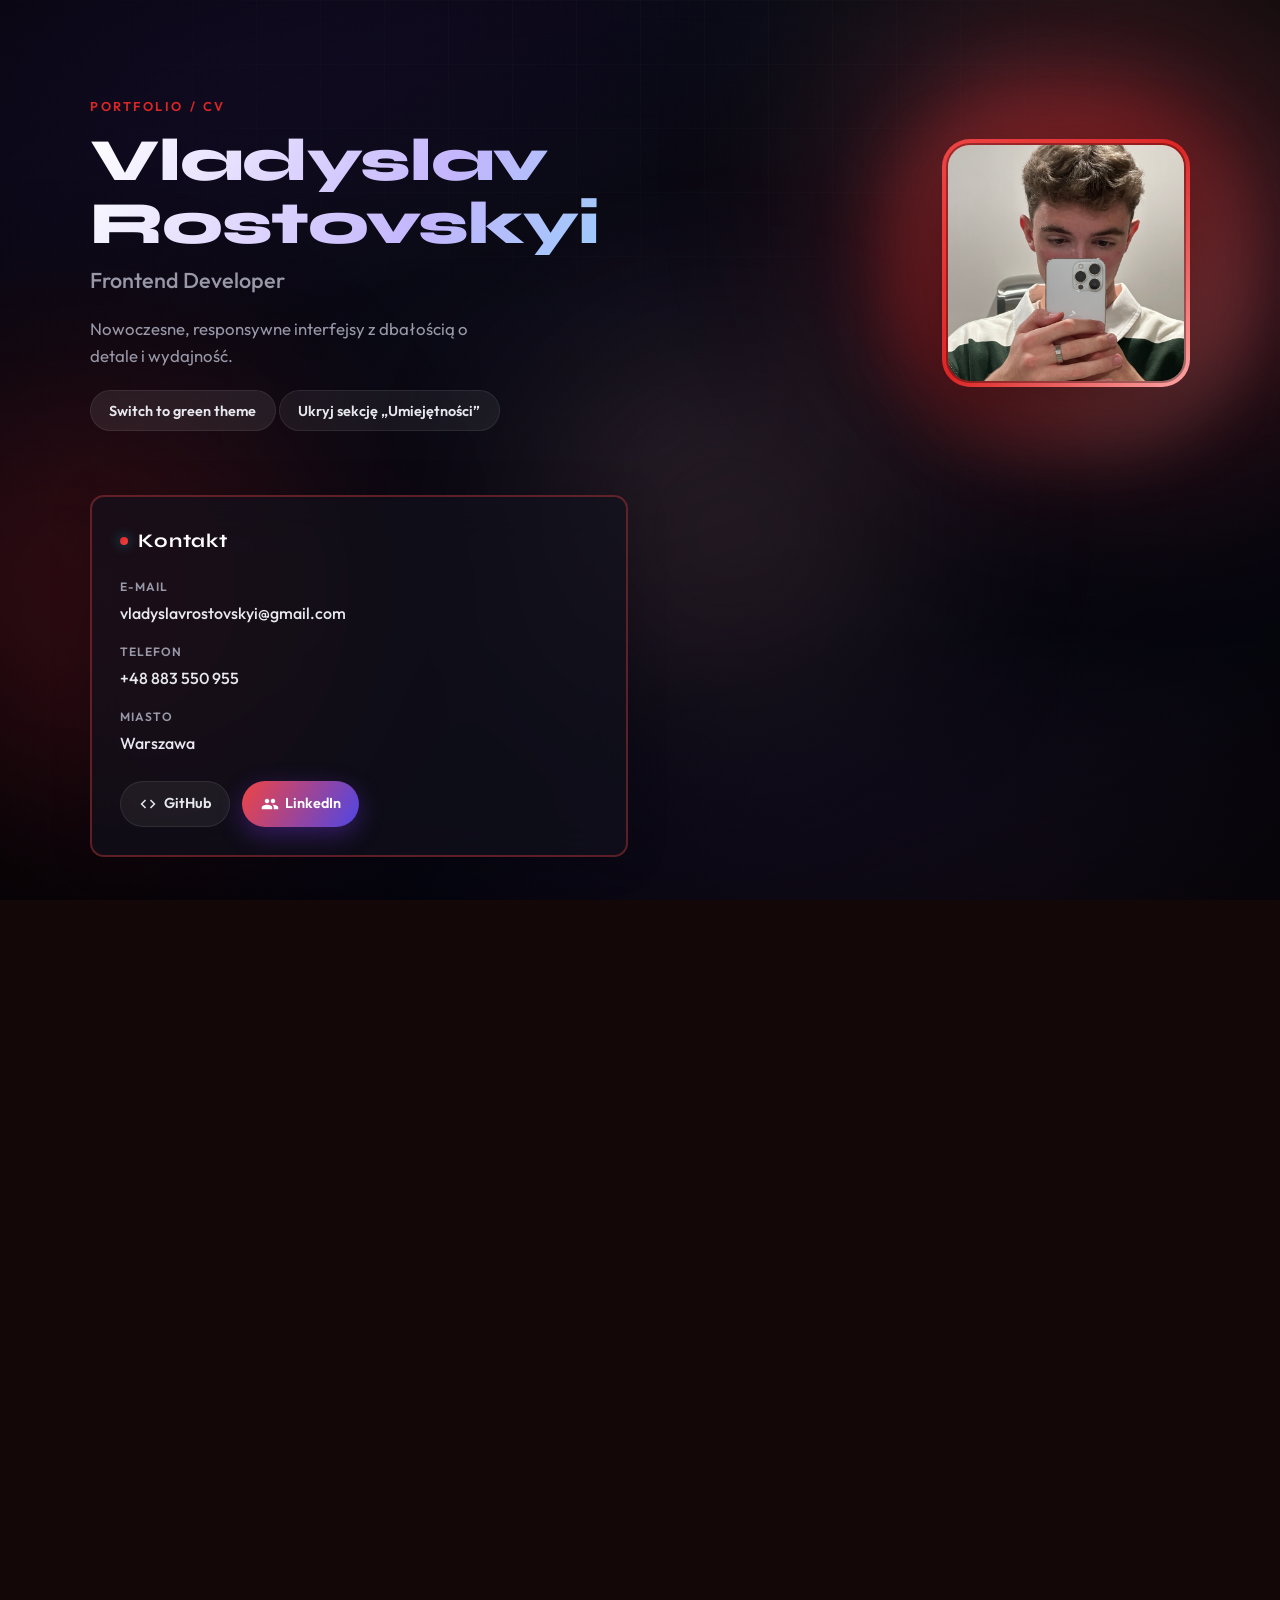
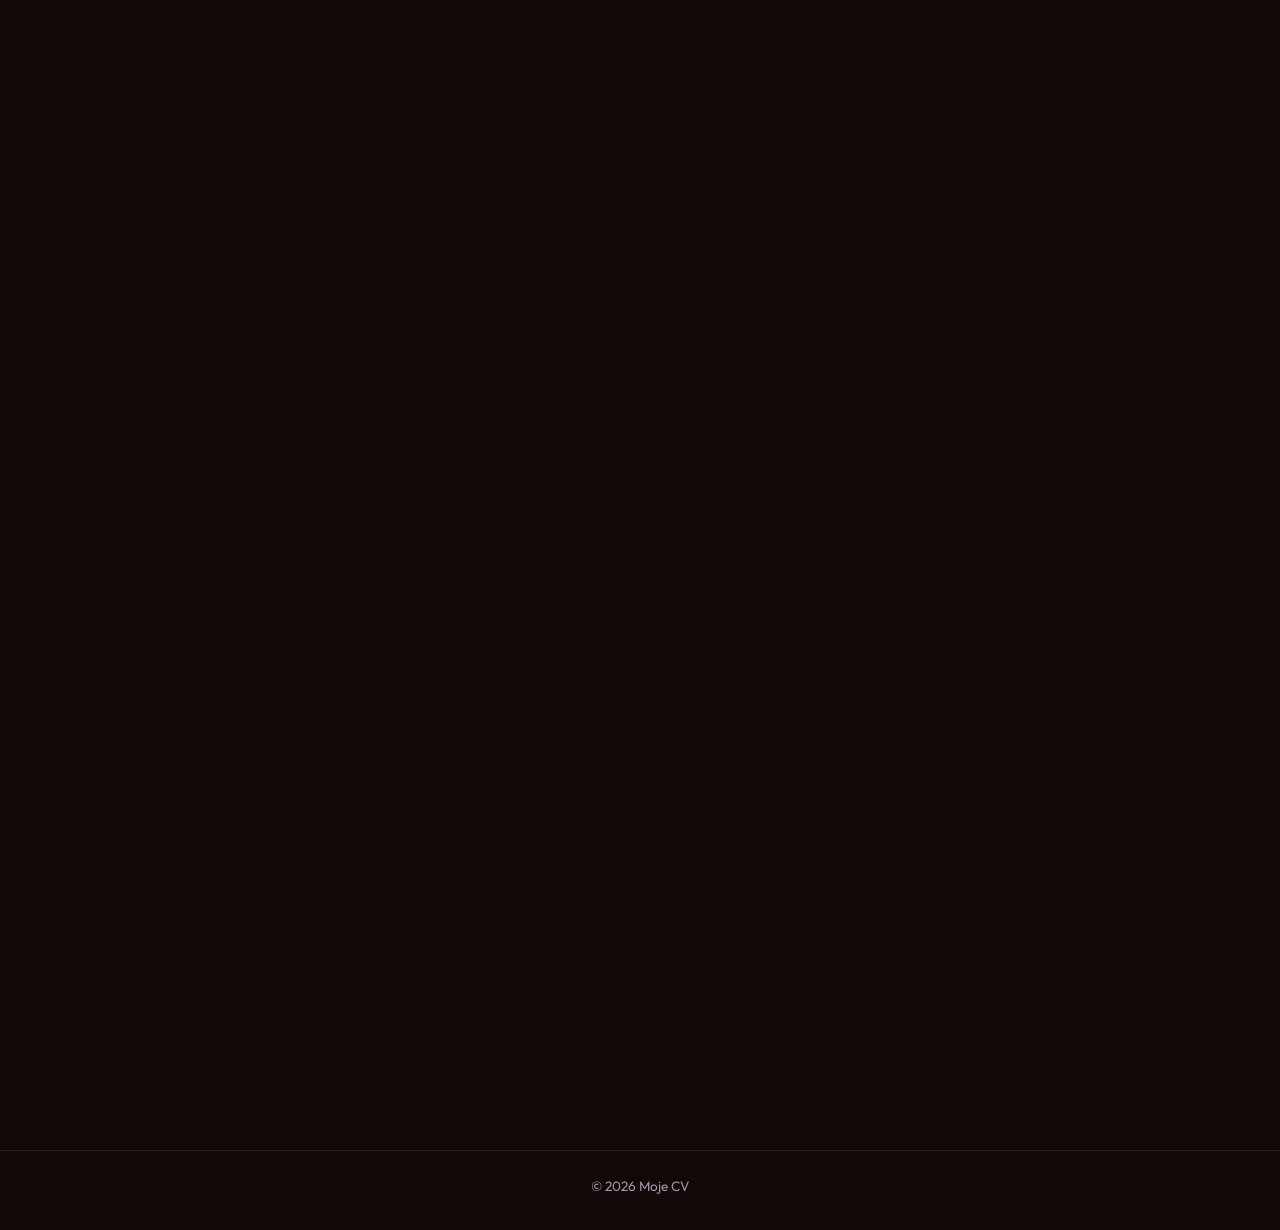
<file: zad7_css/index.html>
<!DOCTYPE html>
<html lang="pl">
<head>
    <meta charset="UTF-8">
    <meta name="viewport" content="width=device-width, initial-scale=1.0">
    <title>Moje CV</title>
    <link rel="preconnect" href="https://fonts.googleapis.com">
    <link rel="preconnect" href="https://fonts.gstatic.com" crossorigin>
    <link href="https://fonts.googleapis.com/css2?family=Outfit:wght@300;400;500;600;700&family=Syne:wght@500;600;700;800&display=swap" rel="stylesheet">
    <link href="https://fonts.googleapis.com/icon?family=Material+Icons" rel="stylesheet">
    <link rel="stylesheet" href="red.css">
</head>
<body>
    <div class="bg-scene" aria-hidden="true">
        <div class="bg-mesh"></div>
        <div class="bg-glow bg-glow--1"></div>
        <div class="bg-glow bg-glow--2"></div>
        <div class="bg-glow bg-glow--3"></div>
        <div class="bg-grid"></div>
        <div class="bg-beam"></div>
        <div class="bg-vignette"></div>
        <div class="bg-noise"></div>
    </div>

    <header class="hero">
        <div class="container hero__inner">
            <div class="hero__text">
                <p class="hero__eyebrow">Portfolio / CV</p>
                <h1 class="hero__title">Vladyslav Rostovskyi</h1>
                <p class="hero__role">Frontend Developer</p>
                <p class="hero__tagline">Nowoczesne, responsywne interfejsy z dbałością o detale i wydajność.</p>
                <button type="button" class="btn btn--theme-toggle" id="themeToggleBtn">Switch to green theme</button>
                <button
                    type="button"
                    class="btn btn--ghost"
                    id="skillsToggleBtn"
                    aria-controls="skillsSection"
                    aria-expanded="true"
                >
                    Ukryj sekcję „Umiejętności”
                </button>
            </div>
            <div class="hero__visual">
                <div class="hero__frame">
                    <img src="deko.jpg" alt="Moje zdjęcie" class="profile-img" width="280" height="280">
                </div>
            </div>
        </div>
    </header>

    <main>
        <div class="container main-grid">
            <section class="card card--contact reveal" id="kontakt">
                <h2 class="section-title"><span class="section-title__icon" aria-hidden="true"></span>Kontakt</h2>
                <ul class="contact-list">
                    <li>
                        <span class="contact-list__label">E-mail</span>
                        <a href="mailto:vladyslavrostovskyi@gmail.com">vladyslavrostovskyi@gmail.com</a>
                    </li>
                    <li>
                        <span class="contact-list__label">Telefon</span>
                        <a href="tel:+48883550955">+48 883 550 955</a>
                    </li>
                    <li>
                        <span class="contact-list__label">Miasto</span>
                        <span>Warszawa</span>
                    </li>
                </ul>
                <div class="social-links">
                    <a href="https://github.com/rostovskiii" target="_blank" rel="noopener noreferrer" class="btn btn--ghost">
                        <i class="material-icons" aria-hidden="true">code</i> GitHub
                    </a>
                    <a href="https://www.linkedin.com/in/vladyslav-rostovskyi-2a80523b9/" target="_blank" rel="noopener noreferrer" class="btn btn--primary">
                        <i class="material-icons" aria-hidden="true">people</i> LinkedIn
                    </a>
                </div>
            </section>

            <section class="card card--wide reveal" id="formularz">
                <h2 class="section-title"><span class="section-title__icon" aria-hidden="true"></span>Formularz kontaktowy</h2>

                <form class="form" id="contactForm" novalidate>
                    <div class="form__grid">
                        <div class="form-field">
                            <label class="form-label" for="firstName">Imię <span aria-hidden="true">*</span></label>
                            <input class="form-input" type="text" id="firstName" name="firstName" autocomplete="given-name" required aria-describedby="error-firstName">
                            <p class="form-error" id="error-firstName" role="status" aria-live="polite"></p>
                        </div>

                        <div class="form-field">
                            <label class="form-label" for="lastName">Nazwisko <span aria-hidden="true">*</span></label>
                            <input class="form-input" type="text" id="lastName" name="lastName" autocomplete="family-name" required aria-describedby="error-lastName">
                            <p class="form-error" id="error-lastName" role="status" aria-live="polite"></p>
                        </div>

                        <div class="form-field form-field--full">
                            <label class="form-label" for="email">E-mail <span aria-hidden="true">*</span></label>
                            <input class="form-input" type="email" id="email" name="email" autocomplete="email" required aria-describedby="error-email">
                            <p class="form-error" id="error-email" role="status" aria-live="polite"></p>
                        </div>

                        <div class="form-field form-field--full">
                            <label class="form-label" for="message">Wiadomość <span aria-hidden="true">*</span></label>
                            <textarea class="form-input form-textarea" id="message" name="message" rows="5" required aria-describedby="error-message"></textarea>
                            <p class="form-error" id="error-message" role="status" aria-live="polite"></p>
                        </div>
                    </div>

                    <div class="form-summary" id="formSummary" role="alert" aria-live="polite" hidden></div>

                    <div class="form-actions">
                        <button class="btn btn--primary" type="submit">
                            <i class="material-icons" aria-hidden="true">send</i> Wyślij
                        </button>
                        <button class="btn btn--ghost" type="reset" id="formResetBtn">
                            <i class="material-icons" aria-hidden="true">refresh</i> Wyczyść
                        </button>
                    </div>
                </form>
            </section>

            <section class="card reveal">
                <h2 class="section-title"><span class="section-title__icon" aria-hidden="true"></span>O mnie</h2>
                <p class="lead">Jestem pasjonatem programowania z doświadczeniem w tworzeniu nowoczesnych i responsywnych stron internetowych.</p>
            </section>

            <section class="card reveal" id="skillsSection">
                <h2 class="section-title"><span class="section-title__icon" aria-hidden="true"></span>Umiejętności</h2>
                <ul class="skill-tags" id="skillsList"></ul>
            </section>

            <section class="card card--wide reveal">
                <h2 class="section-title"><span class="section-title__icon" aria-hidden="true"></span>Doświadczenie</h2>
                <ol class="timeline">
                    <li class="timeline__item">
                        <span class="timeline__dot" aria-hidden="true"></span>
                        <div class="timeline__body">
                            <h3>Frontend Developer — projekty freelance / B2B</h3>
                            <p>2023 — obecnie · Tworzenie responsywnych stron i landingów (HTML, CSS, JavaScript, React), wdrażanie formularzy kontaktowych, dopracowanie UI pod Figmę oraz podstawowa optymalizacja wydajności i SEO technicznego.</p>
                        </div>
                    </li>
                    <li class="timeline__item">
                        <span class="timeline__dot" aria-hidden="true"></span>
                        <div class="timeline__body">
                            <h3>Stażysta Frontend — agencja interaktywna, Warszawa</h3>
                            <p>2022 · Wsparcie zespołu przy wdrożeniach szablonów, poprawki stylów i komponentów w JavaScript, testy wyświetlania na różnych urządzeniach oraz pierwsze zadania przy prostych widokach w React.</p>
                        </div>
                    </li>
                </ol>
            </section>

            <section class="card reveal">
                <h2 class="section-title"><span class="section-title__icon" aria-hidden="true"></span>Edukacja</h2>
                <p>Ukończyłem Vistula University na kierunku IT.</p>
            </section>

            <section class="card card--wide reveal">
                <h2 class="section-title"><span class="section-title__icon" aria-hidden="true"></span>Projekty</h2>
                <div class="project-grid" id="projectsList"></div>
            </section>

            <section class="card card--wide reveal" id="notesSection">
                <h2 class="section-title"><span class="section-title__icon" aria-hidden="true"></span>Notatki (Local Storage)</h2>
                <form class="notes-form" id="notesForm">
                    <label class="form-label" for="noteInput">Dodaj nową notatkę</label>
                    <div class="notes-form__row">
                        <input
                            class="form-input"
                            type="text"
                            id="noteInput"
                            name="noteInput"
                            placeholder="Np. Dodać nowy projekt portfolio"
                            maxlength="120"
                            required
                        >
                        <button class="btn btn--primary" type="submit">Dodaj</button>
                    </div>
                </form>
                <ul class="notes-list" id="notesList" aria-live="polite"></ul>
            </section>
        </div>
    </main>

    <footer class="site-footer">
        <div class="container">
            <p>© 2026 Moje CV</p>
        </div>
    </footer>
    <script src="script.js"></script>
</body>
</html>
</file>
<file: zad2_css/red.css>
@import url("style.css");

:root {
    --accent-a: #ef4444;
    --accent-b: #dc2626;
    --accent-c: #fca5a5;
}

body {
    background-color: #140707;
}

.card {
    border: 2px solid rgba(239, 68, 68, 0.35);
    border-radius: 14px;
}

.section-title {
    font-size: 1.2rem;
    letter-spacing: 0.04em;
}

.project-card {
    background: rgba(127, 29, 29, 0.18);
}
</file>
<file: zad3_css/red.css>
@import url("style.css");

:root {
    --accent-a: #ef4444;
    --accent-b: #dc2626;
    --accent-c: #fca5a5;
}

body {
    background-color: #140707;
}

.card {
    border: 2px solid rgba(239, 68, 68, 0.35);
    border-radius: 14px;
}

.section-title {
    font-size: 1.2rem;
    letter-spacing: 0.04em;
}

.project-card {
    background: rgba(127, 29, 29, 0.18);
}
</file>
<file: zad4_css/red.css>
@import url("style.css");

:root {
    --accent-a: #ef4444;
    --accent-b: #dc2626;
    --accent-c: #fca5a5;
}

body {
    background-color: #140707;
}

.card {
    border: 2px solid rgba(239, 68, 68, 0.35);
    border-radius: 14px;
}

.section-title {
    font-size: 1.2rem;
    letter-spacing: 0.04em;
}

.project-card {
    background: rgba(127, 29, 29, 0.18);
}
</file>
<file: zad6_css/red.css>
@import url("style.css");

:root {
    --accent-a: #ef4444;
    --accent-b: #dc2626;
    --accent-c: #fca5a5;
}

body {
    background-color: #140707;
}

.card {
    border: 2px solid rgba(239, 68, 68, 0.35);
    border-radius: 14px;
}

.section-title {
    font-size: 1.2rem;
    letter-spacing: 0.04em;
}

.project-card {
    background: rgba(127, 29, 29, 0.18);
}
</file>
<file: zad7_css/red.css>
@import url("style.css");

:root {
    --accent-a: #ef4444;
    --accent-b: #dc2626;
    --accent-c: #fca5a5;
}

body {
    background-color: #140707;
}

.card {
    border: 2px solid rgba(239, 68, 68, 0.35);
    border-radius: 14px;
}

.section-title {
    font-size: 1.2rem;
    letter-spacing: 0.04em;
}

.project-card {
    background: rgba(127, 29, 29, 0.18);
}
</file>
